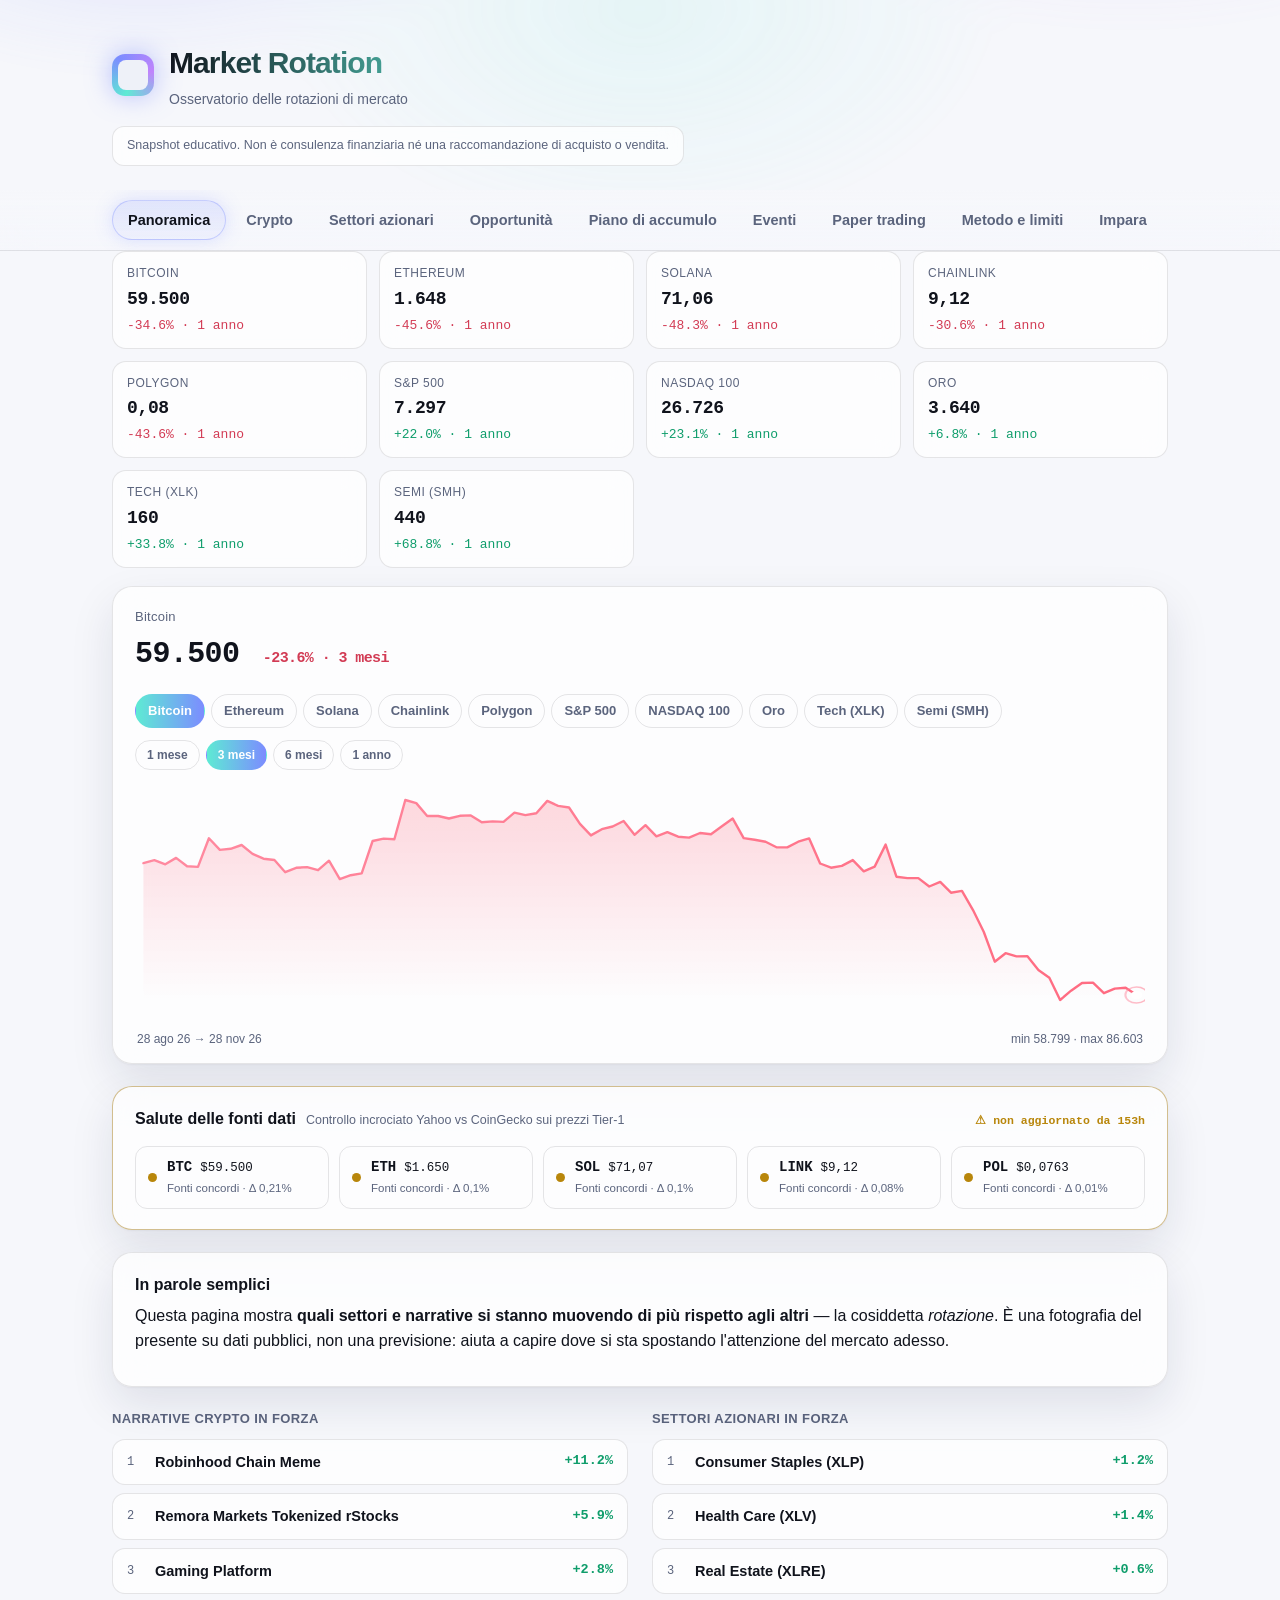
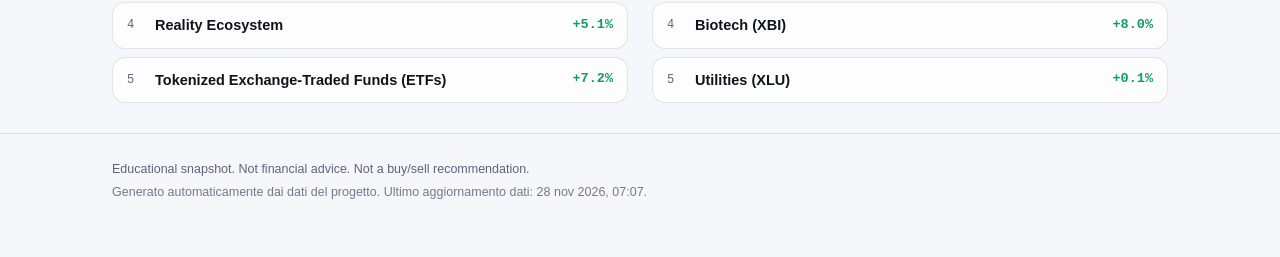
<file: public/index.html>
<!DOCTYPE html>
<html lang="it">
<head>
  <meta charset="utf-8" />
  <meta name="viewport" content="width=device-width, initial-scale=1" />
  <title>Market Rotation Dashboard</title>
  <meta name="description" content="Osservatorio educativo delle rotazioni di mercato. Non è consulenza finanziaria." />
  <meta name="color-scheme" content="dark light" />
  <link rel="stylesheet" href="styles.css" />
</head>
<body>
  <div class="aurora" aria-hidden="true"></div>

  <header class="site-header">
    <div class="container header-inner">
      <div class="brand">
        <span class="brand-mark" aria-hidden="true"></span>
        <div>
          <h1>Market Rotation</h1>
          <p class="tagline">Osservatorio delle rotazioni di mercato</p>
        </div>
      </div>
      <p class="disclaimer-bar">Snapshot educativo. Non è consulenza finanziaria né una raccomandazione di acquisto o vendita.</p>
    </div>
  </header>

  <nav class="tabs" aria-label="Sezioni">
    <div class="container tabs-inner">
      <button class="tab is-active" data-tab="overview">Panoramica</button>
      <button class="tab" data-tab="crypto">Crypto</button>
      <button class="tab" data-tab="equity">Settori azionari</button>
      <button class="tab" data-tab="opportunita">Opportunità</button>
      <button class="tab" data-tab="dca">Piano di accumulo</button>
      <button class="tab" data-tab="events">Eventi</button>
      <button class="tab" data-tab="paper">Paper trading</button>
      <button class="tab" data-tab="method">Metodo e limiti</button>
      <button class="tab" data-tab="learn">Impara</button>
    </div>
  </nav>

  <main class="container">
    <!-- PANORAMICA -->
    <section id="overview" class="panel is-active">
      <div class="ticker" id="ticker"></div>

      <div class="hero card">
        <div class="hero-head">
          <div>
            <p class="hero-label" id="hero-name">Mercato</p>
            <p class="hero-value"><span id="hero-last">—</span> <span class="hero-change" id="hero-change"></span></p>
          </div>
          <div class="chips" id="hero-chips"></div>
        </div>
        <div class="tf-row" id="hero-tf"></div>
        <div class="chart-wrap">
          <svg id="hero-chart" class="chart" viewBox="0 0 720 240" preserveAspectRatio="none" role="img" aria-label="Grafico andamento"></svg>
        </div>
        <p class="chart-foot" id="hero-foot"></p>
      </div>

      <div class="card health" id="health-card" hidden>
        <div class="health-head">
          <h3>Salute delle fonti dati</h3>
          <span class="health-sub">Controllo incrociato Yahoo vs CoinGecko sui prezzi Tier-1</span>
        </div>
        <div class="health-grid" id="health-grid"></div>
      </div>

      <div class="explainer card">
        <h3>In parole semplici</h3>
        <p>Questa pagina mostra <strong>quali settori e narrative si stanno muovendo di più rispetto agli altri</strong> — la cosiddetta <em>rotazione</em>. È una fotografia del presente su dati pubblici, non una previsione: aiuta a capire dove si sta spostando l'attenzione del mercato adesso.</p>
      </div>

      <div class="overview-grid">
        <div>
          <h3 class="mini-title">Narrative crypto in forza</h3>
          <ul class="ranklist" id="overview-crypto"></ul>
        </div>
        <div>
          <h3 class="mini-title">Settori azionari in forza</h3>
          <ul class="ranklist" id="overview-equity"></ul>
        </div>
      </div>
    </section>

    <!-- CRYPTO -->
    <section id="crypto" class="panel">
      <div class="section-head">
        <h2>Narrative crypto</h2>
        <p class="updated" id="crypto-updated"></p>
      </div>
      <p class="section-note">Le narrative più forti per <em>forza relativa</em> (movimento recente + scambi), filtrando le micro-cap come rumore. Ogni card ha due barre: <strong>forza</strong> del movimento e <strong>affidabilità del dato</strong> (un segnale forte non è per forza affidabile).</p>
      <div class="cards" id="crypto-cards"></div>
    </section>

    <!-- EQUITY -->
    <section id="equity" class="panel">
      <div class="section-head">
        <h2>Settori e temi azionari</h2>
        <p class="updated" id="equity-updated"></p>
      </div>
      <p class="section-note">I settori e i temi (via ETF) più forti per momentum a 5 giorni e ~1 mese, con l'andamento recente. Due barre per card: <strong>forza</strong> e <strong>affidabilità del dato</strong>.</p>
      <div class="cards" id="equity-cards"></div>
    </section>

    <!-- EVENTI -->
    <section id="events" class="panel">
      <div class="section-head">
        <h2>Eventi e movimenti</h2>
        <p class="updated" id="events-updated"></p>
      </div>
      <p class="section-note">Movimenti bruschi recenti — crypto e settori azionari — classificati <strong>di mercato</strong> (si muoveva tutto) o <strong>specifici</strong>, con le notizie più plausibili associate e il tipo di evento. Associazione, non causa. <em>Le news azionarie sono partite da poco: per i settori all'inizio vedrai più classificazione che notizie.</em></p>
      <div id="events-list"></div>
    </section>

    <!-- OPPORTUNITÀ + MODELLO (WP5) -->
    <section id="opportunita" class="panel">
      <div class="section-head">
        <h2>Opportunità</h2>
        <p class="updated" id="ranking-updated"></p>
      </div>
      <p class="section-note">Classifica <strong>descrittiva</strong> dei venti ETF settoriali per momentum relativo a 60 sedute contro SPY: dice chi <em>si è mosso</em> di più finora, non chi farà meglio da qui in avanti. La sezione <strong>Modello</strong>, subito sotto la tabella, spiega con i numeri perché qui non trovi colonne di probabilità.</p>
      <details class="plain-help">
        <summary>📖 In parole semplici: cosa stai guardando</summary>
        <div class="plain-help-body">
          <p><strong>Questa pagina parla di borsa americana, non di criptovalute.</strong> Le crypto del piano personale sono nella scheda «Piano di accumulo». Qui il sistema osserva 20 <strong>ETF settoriali</strong>: un ETF è un paniere che raggruppa in un colpo solo le azioni di un intero settore (energia, microchip, banche, difesa…), così si punta sul settore senza dover scegliere le singole aziende.</p>
          <p>La tabella li mette in fila rispondendo a una sola domanda: <em>negli ultimi tre mesi, quale settore si è mosso meglio e quale peggio rispetto alla borsa americana nel suo complesso?</em> Il metro di paragone è SPY, il fondo che replica le 500 maggiori aziende USA.</p>
          <p><strong>Il limite, che è la cosa più importante da capire:</strong> sapere chi ha corso finora non dice chi correrà da qui in avanti. L'abbiamo verificato sui nostri dati — la sezione «Modello» più in basso mostra i numeri — e per questo qui non trovi probabilità né promesse.</p>
          <dl class="plain-glossary">
            <dt>ETF</dt><dd>fondo quotato in borsa che replica un paniere di azioni; si scambia come una singola azione.</dd>
            <dt>SPY (benchmark)</dt><dd>l'ETF delle 500 maggiori aziende USA (indice S&amp;P 500): rappresenta «il mercato nel suo complesso» ed è il termine di confronto per tutto il resto.</dd>
            <dt>Momentum rel. 60g</dt><dd>quanto l'ETF ha reso in più o in meno rispetto a SPY nelle ultime 60 sedute (circa 3 mesi). +5% = cinque punti meglio del mercato in quel periodo.</dd>
            <dt>Seduta</dt><dd>un giorno in cui la borsa è aperta: weekend e festività non contano, quindi 60 sedute ≈ 3 mesi di calendario.</dd>
            <dt>Percentile</dt><dd>posizione relativa da 0 a 100: percentile 90 = meglio del 90% degli altri ETF della lista in quel momento.</dd>
            <dt>Vol. 60g (volatilità)</dt><dd>quanto il prezzo oscilla: alta = montagne russe, bassa = strada piana. Misura l'ampiezza degli scossoni, non la loro direzione.</dd>
            <dt>Peso</dt><dd>la fetta di portafoglio virtuale assegnata all'ETF nel ciclo corrente (solo i primi 5 in classifica ne ricevono una).</dd>
            <dt>Regime di mercato</dt><dd>il clima generale del momento, letto dai soli prezzi: mercato in salita o in discesa, con scossoni forti o deboli.</dd>
            <dt>Paper portfolio</dt><dd>portafoglio-esperimento con denaro finto: serve a misurare la regola sul campo senza rischiare un euro vero.</dd>
            <dt>Dati</dt><dd>quanti giorni fa risale l'ultimo prezzo disponibile per quell'ETF: un numero alto segnala un dato vecchio, non un problema dell'ETF.</dd>
          </dl>
        </div>
      </details>
      <div id="ranking-banners"></div>
      <div id="ranking-meta"></div>
      <div id="ranking-table"></div>
      <div id="ranking-past"></div>
      <div id="ranking-disclaimer"></div>

      <div class="section-head model-head">
        <h2>Modello</h2>
        <p class="updated" id="model-updated"></p>
      </div>
      <p class="section-note">Stato della validazione fuori campione della regola di ranking: cosa è stato misurato, cosa ha fallito e perché nessuna probabilità viene pubblicata.</p>
      <details class="plain-help">
        <summary>📖 In parole semplici: perché qui non trovi probabilità</summary>
        <div class="plain-help-body">
          <p>Abbiamo messo alla prova la regola sul passato: le abbiamo chiesto di ordinare gli ETF e poi abbiamo confrontato quell'ordine con ciò che è successo davvero nei mesi seguenti. Risultato: <strong>l'ordine di oggi non aiuta ad anticipare l'ordine di domani</strong> più di quanto farebbe un'estrazione a sorte. E quando i modelli provavano a stimare probabilità, i numeri erano fuorvianti: dove uno diceva «97% di fiducia», l'evento accadeva meno di una volta su due.</p>
          <p>Un'app onesta, davanti a questa misura, mostra la classifica come <em>descrizione del passato</em> e si ferma lì. Le tabelle qui sotto sono la documentazione tecnica di quella verifica.</p>
          <dl class="plain-glossary">
            <dt>Fuori campione (out-of-sample)</dt><dd>la regola viene giudicata su dati che non ha mai visto durante la messa a punto — come un compito in classe con esercizi nuovi, non quelli svolti a casa.</dd>
            <dt>IC (correlazione di ranking)</dt><dd>quanto l'ordine proposto somiglia all'ordine dei risultati reali: 0 = nessuna relazione, cioè come tirare a sorte.</dd>
            <dt>Brier score</dt><dd>voto alle probabilità dichiarate: più è basso meglio è. Se è peggiore di quello di chi risponde sempre «50 e 50», le probabilità non valgono nulla.</dd>
            <dt>Calibrazione</dt><dd>onestà dei numeri: se dico «70%» dieci volte, l'evento deve accadere circa 7 volte. Qui non accadeva, ed è il motivo per cui nessuna probabilità viene pubblicata.</dd>
          </dl>
        </div>
      </details>
      <div id="model-verdict"></div>
      <div id="model-training"></div>
      <div id="model-metrics"></div>
      <div id="model-reliability"></div>
      <div id="model-forward"></div>
    </section>

    <!-- PIANO DI ACCUMULO -->
    <section id="dca" class="panel">
      <div class="section-head">
        <h2>Piano di accumulo</h2>
        <p class="updated" id="dca-updated"></p>
      </div>
      <p class="section-note">La parte fissa del piano non si tocca. L'unica scelta ricorrente è su quale asset far cadere la quota piccola del mese — e la risposta serve a <strong>rispettare l'allocazione decisa</strong>, non a indovinare cosa salirà. La verifica storica qui sotto dice esattamente quanto vale.</p>
      <div id="dca-pick"></div>
      <div id="dca-evidence"></div>
      <div id="dca-candidates"></div>
      <div id="dca-caveats"></div>
    </section>

    <!-- PAPER TRADING -->
    <section id="paper" class="panel">
      <div class="section-head">
        <h2>Paper trading</h2>
        <p class="updated" id="paper-updated"></p>
      </div>
      <p class="section-note" id="paper-disclaimer"></p>
      <div id="paper-cards"></div>
      <div id="paper-replay"></div>
    </section>

    <!-- METODO -->
    <section id="method" class="panel">
      <div class="section-head"><h2>Metodo e limiti</h2></div>
      <div class="prose card">
        <h3>Cosa fa questo strumento</h3>
        <p>Osserva la <strong>forza relativa</strong> di settori, temi ed ecosistemi: chi si sta muovendo di più, ora, rispetto agli altri. È un osservatorio descrittivo, pensato per imparare e fare ricerca.</p>
        <h3>Cosa non fa</h3>
        <ul>
          <li>Non fa previsioni certe. I risultati sono <strong>snapshot</strong>, non profezie.</li>
          <li>Non dà segnali di acquisto o vendita, né prezzi obiettivo.</li>
          <li>Non va usato come unica base per decisioni di investimento.</li>
        </ul>
        <h3>Limiti da tenere a mente</h3>
        <ul>
          <li>Un movimento recente può essere <strong>rumore</strong> o temporaneo.</li>
          <li>La validazione storica è affidabile solo con dati sufficienti: su pochi casi i numeri ingannano.</li>
          <li>Le fonti dati possono avere ritardi, errori o limiti.</li>
        </ul>
        <h3>Cosa abbiamo imparato finora (onestamente)</h3>
        <p>Dalla ricerca alla base di questo progetto: <strong>non esiste un "segnale" direzionale facile</strong> a frequenza giornaliera. Inseguire ciò che è più forte non ha dato un vantaggio ripetibile. Conta molto di più il <strong>regime di mercato</strong> (fasi di calma o di stress): è lì che i rendimenti futuri cambiano davvero. Per questo il tono qui è prudente per scelta.</p>
      </div>
    </section>

    <!-- IMPARA -->
    <section id="learn" class="panel">
      <div class="section-head">
        <h2>Impara</h2>
        <p class="updated">Modulo didattico in italiano, dal principiante all'avanzato.</p>
      </div>
      <div id="education"></div>
    </section>
  </main>

  <footer class="site-footer">
    <div class="container">
      <p>Educational snapshot. Not financial advice. Not a buy/sell recommendation.</p>
      <p class="muted">Generato automaticamente dai dati del progetto. <span id="footer-updated"></span></p>
    </div>
  </footer>

  <script src="app.js"></script>
</body>
</html>
</file>
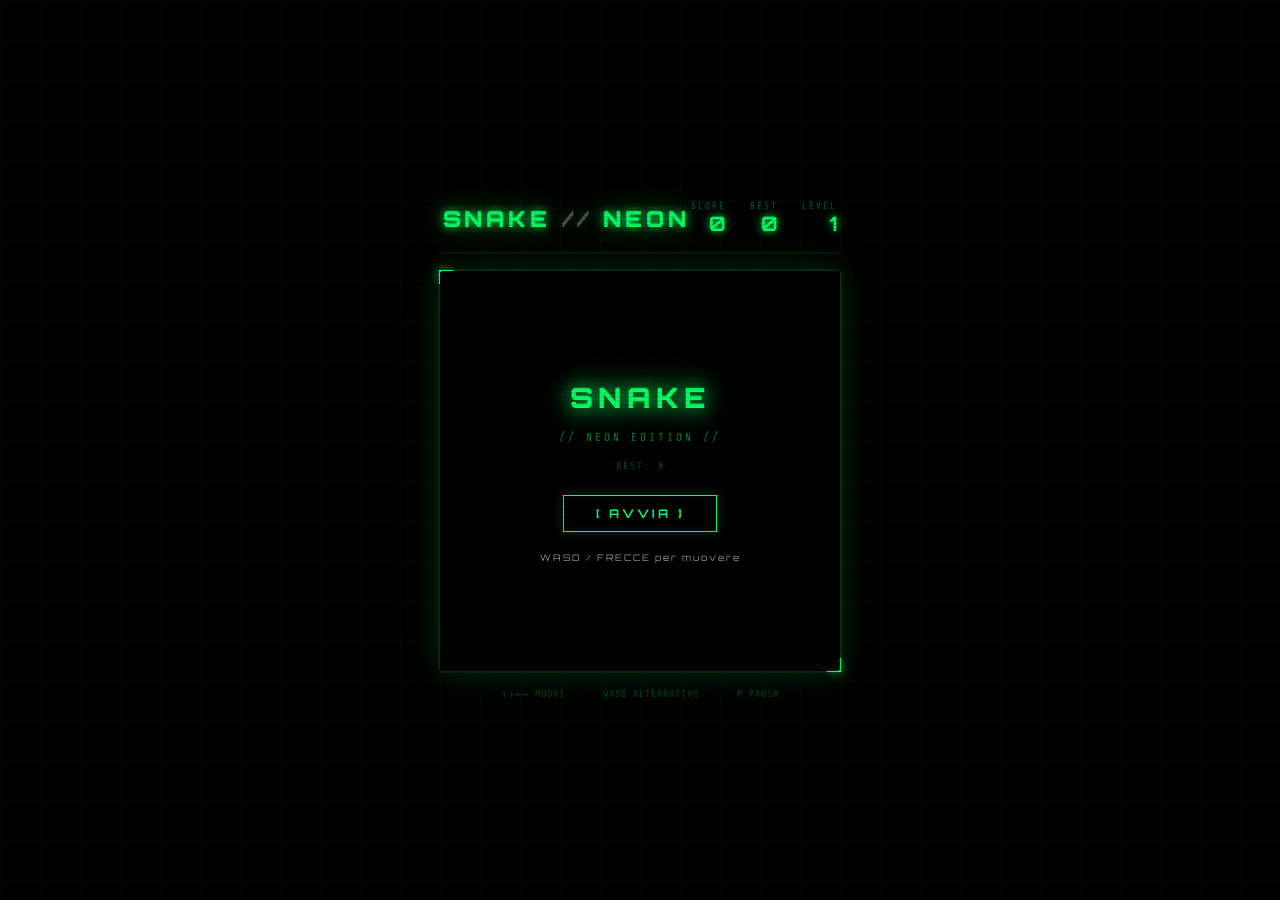
<file: snake-neon.html>
<!DOCTYPE html>
<html lang="it">
<head>
<meta charset="UTF-8">
<meta name="viewport" content="width=device-width, initial-scale=1.0">
<title>SNAKE // NEON</title>
<link href="https://fonts.googleapis.com/css2?family=Orbitron:wght@400;700;900&family=Share+Tech+Mono&display=swap" rel="stylesheet">
<style>
* { margin: 0; padding: 0; box-sizing: border-box; }

body {
  background: #000;
  display: flex;
  align-items: center;
  justify-content: center;
  min-height: 100vh;
  font-family: 'Share Tech Mono', monospace;
  overflow: hidden;
}

/* Animated bg grid */
body::before {
  content: '';
  position: fixed;
  inset: 0;
  background-image:
    linear-gradient(rgba(0,255,100,0.03) 1px, transparent 1px),
    linear-gradient(90deg, rgba(0,255,100,0.03) 1px, transparent 1px);
  background-size: 40px 40px;
  animation: gridMove 8s linear infinite;
  pointer-events: none;
}

@keyframes gridMove {
  0% { transform: translateY(0); }
  100% { transform: translateY(40px); }
}

/* Scanlines */
body::after {
  content: '';
  position: fixed;
  inset: 0;
  background: repeating-linear-gradient(
    0deg,
    transparent,
    transparent 2px,
    rgba(0,0,0,0.08) 2px,
    rgba(0,0,0,0.08) 4px
  );
  pointer-events: none;
  z-index: 10;
}

.container {
  display: flex;
  flex-direction: column;
  align-items: center;
  gap: 16px;
  position: relative;
  z-index: 5;
}

/* Header */
.header {
  display: flex;
  align-items: center;
  justify-content: space-between;
  width: 100%;
  padding: 0 4px;
}

.title {
  font-family: 'Orbitron', monospace;
  font-size: 22px;
  font-weight: 900;
  color: #00ff64;
  text-shadow: 0 0 10px #00ff64, 0 0 30px #00ff6480;
  letter-spacing: 4px;
}

.title span { color: #fff; opacity: 0.3; }

.score-panel {
  display: flex;
  gap: 24px;
}

.score-item {
  text-align: right;
}

.score-label {
  font-size: 9px;
  color: #00ff6460;
  letter-spacing: 2px;
  text-transform: uppercase;
}

.score-value {
  font-family: 'Orbitron', monospace;
  font-size: 20px;
  font-weight: 700;
  color: #00ff64;
  text-shadow: 0 0 8px #00ff64;
  transition: transform 0.1s;
}

.score-value.pop {
  animation: scorePop 0.3s ease;
}

@keyframes scorePop {
  0% { transform: scale(1); }
  50% { transform: scale(1.4); color: #fff; text-shadow: 0 0 20px #fff; }
  100% { transform: scale(1); }
}

/* Canvas wrapper */
.canvas-wrap {
  position: relative;
  border: 1px solid #00ff6430;
  box-shadow:
    0 0 0 1px #00ff6415,
    0 0 30px #00ff6420,
    0 0 60px #00ff6410,
    inset 0 0 30px #00000080;
  border-radius: 4px;
}

canvas {
  display: block;
  border-radius: 3px;
}

/* Corner decorations */
.canvas-wrap::before,
.canvas-wrap::after {
  content: '';
  position: absolute;
  width: 12px; height: 12px;
  border-color: #00ff64;
  border-style: solid;
}
.canvas-wrap::before {
  top: -1px; left: -1px;
  border-width: 2px 0 0 2px;
  box-shadow: -2px -2px 8px #00ff6460;
}
.canvas-wrap::after {
  bottom: -1px; right: -1px;
  border-width: 0 2px 2px 0;
  box-shadow: 2px 2px 8px #00ff6460;
}

/* Level bar */
.level-bar-wrap {
  width: 100%;
  height: 2px;
  background: #00ff6415;
  border-radius: 1px;
  overflow: hidden;
}

.level-bar {
  height: 100%;
  background: linear-gradient(90deg, #00ff64, #00ffcc);
  box-shadow: 0 0 8px #00ff64;
  transition: width 0.5s ease;
  width: 0%;
}

/* Controls hint */
.controls {
  display: flex;
  gap: 16px;
  font-size: 10px;
  color: #00ff6440;
  letter-spacing: 1px;
}

/* Overlay screens */
.overlay {
  position: absolute;
  inset: 0;
  display: flex;
  flex-direction: column;
  align-items: center;
  justify-content: center;
  background: rgba(0,0,0,0.88);
  border-radius: 3px;
  gap: 16px;
  backdrop-filter: blur(2px);
  z-index: 20;
}

.overlay-title {
  font-family: 'Orbitron', monospace;
  font-size: 28px;
  font-weight: 900;
  letter-spacing: 6px;
  color: #00ff64;
  text-shadow: 0 0 20px #00ff64, 0 0 40px #00ff6480;
  animation: titlePulse 2s ease infinite;
}

@keyframes titlePulse {
  0%, 100% { opacity: 1; }
  50% { opacity: 0.7; }
}

.overlay-subtitle {
  font-size: 11px;
  color: #00ff6480;
  letter-spacing: 3px;
  text-transform: uppercase;
}

.overlay-score {
  font-family: 'Orbitron', monospace;
  font-size: 14px;
  color: #fff;
  letter-spacing: 2px;
  opacity: 0.6;
}

.start-btn {
  margin-top: 8px;
  padding: 10px 32px;
  background: transparent;
  border: 1px solid #00ff64;
  color: #00ff64;
  font-family: 'Orbitron', monospace;
  font-size: 12px;
  font-weight: 700;
  letter-spacing: 3px;
  cursor: pointer;
  transition: all 0.2s;
  text-transform: uppercase;
  box-shadow: 0 0 12px #00ff6430, inset 0 0 12px #00ff6410;
}

.start-btn:hover {
  background: #00ff6420;
  box-shadow: 0 0 20px #00ff6460, inset 0 0 20px #00ff6420;
  transform: scale(1.03);
}

.highscore-line {
  font-size: 10px;
  color: #00ff6450;
  letter-spacing: 2px;
}

/* Particle canvas */
#particle-canvas {
  position: absolute;
  inset: 0;
  pointer-events: none;
  z-index: 15;
  border-radius: 3px;
}

/* Mobile controls */
.mobile-controls {
  display: none;
  grid-template-columns: repeat(3, 48px);
  grid-template-rows: repeat(2, 48px);
  gap: 4px;
  margin-top: 4px;
}

.mob-btn {
  background: #00ff6410;
  border: 1px solid #00ff6430;
  color: #00ff64;
  font-size: 18px;
  border-radius: 6px;
  cursor: pointer;
  display: flex;
  align-items: center;
  justify-content: center;
  transition: all 0.1s;
  -webkit-tap-highlight-color: transparent;
  user-select: none;
}

.mob-btn:active { background: #00ff6430; transform: scale(0.95); }
.mob-up { grid-column: 2; grid-row: 1; }
.mob-left { grid-column: 1; grid-row: 2; }
.mob-down { grid-column: 2; grid-row: 2; }
.mob-right { grid-column: 3; grid-row: 2; }

@media (max-width: 600px) {
  .mobile-controls { display: grid; }
  .controls { display: none; }
  .title { font-size: 16px; }
}
</style>
</head>
<body>

<div class="container">
  <div class="header">
    <div class="title">SNAKE <span>//</span> NEON</div>
    <div class="score-panel">
      <div class="score-item">
        <div class="score-label">Score</div>
        <div class="score-value" id="score-display">0</div>
      </div>
      <div class="score-item">
        <div class="score-label">Best</div>
        <div class="score-value" id="best-display">0</div>
      </div>
      <div class="score-item">
        <div class="score-label">Level</div>
        <div class="score-value" id="level-display">1</div>
      </div>
    </div>
  </div>

  <div class="level-bar-wrap">
    <div class="level-bar" id="level-bar"></div>
  </div>

  <div class="canvas-wrap">
    <canvas id="game" width="400" height="400"></canvas>
    <canvas id="particle-canvas" width="400" height="400"></canvas>

    <!-- Start screen -->
    <div class="overlay" id="overlay-start">
      <div class="overlay-title">SNAKE</div>
      <div class="overlay-subtitle">// Neon Edition //</div>
      <div class="highscore-line" id="hs-line">BEST: 0</div>
      <button class="start-btn" onclick="startGame()">[ AVVIA ]</button>
      <div class="overlay-score" style="font-size:9px; margin-top:4px;">WASD / FRECCE per muovere</div>
    </div>

    <!-- Game over screen -->
    <div class="overlay" id="overlay-gameover" style="display:none">
      <div class="overlay-title" style="color:#ff3060; text-shadow: 0 0 20px #ff3060;">GAME OVER</div>
      <div class="overlay-score" id="final-score">PUNTEGGIO: 0</div>
      <div class="highscore-line" id="go-hs">BEST: 0</div>
      <button class="start-btn" style="border-color:#ff3060; color:#ff3060; box-shadow: 0 0 12px #ff306030;" onclick="startGame()">[ RIPROVA ]</button>
    </div>
  </div>

  <div class="controls">
    <span>↑↓←→ MUOVI</span>
    <span>·</span>
    <span>WASD ALTERNATIVO</span>
    <span>·</span>
    <span>P PAUSA</span>
  </div>

  <div class="mobile-controls">
    <button class="mob-btn mob-up" ontouchstart="setDir(0,-1)">↑</button>
    <button class="mob-btn mob-left" ontouchstart="setDir(-1,0)">←</button>
    <button class="mob-btn mob-down" ontouchstart="setDir(0,1)">↓</button>
    <button class="mob-btn mob-right" ontouchstart="setDir(1,0)">→</button>
  </div>
</div>

<script>
const canvas = document.getElementById('game');
const ctx = canvas.getContext('2d');
const pCanvas = document.getElementById('particle-canvas');
const pCtx = pCanvas.getContext('2d');

const CELL = 20;
const COLS = canvas.width / CELL;
const ROWS = canvas.height / CELL;

// Colors
const C = {
  bg: '#00050a',
  grid: 'rgba(0,255,100,0.04)',
  snake: '#00ff64',
  snakeGlow: '#00ff64',
  snakeDark: '#00cc50',
  head: '#ffffff',
  food: '#ff6030',
  foodGlow: '#ff8040',
  bonus: '#ffcc00',
};

let snake, dir, nextDir, food, bonusFood;
let score, best, level, lives;
let gameLoop, paused, running;
let particles = [];
let frameCount = 0;
let foodPulse = 0;

// Load best
best = parseInt(localStorage.getItem('snake_best') || '0');
document.getElementById('best-display').textContent = best;
document.getElementById('hs-line').textContent = 'BEST: ' + best;
document.getElementById('go-hs').textContent = 'BEST: ' + best;

function startGame() {
  document.getElementById('overlay-start').style.display = 'none';
  document.getElementById('overlay-gameover').style.display = 'none';

  snake = [
    { x: 10, y: 10 },
    { x: 9, y: 10 },
    { x: 8, y: 10 },
  ];
  dir = { x: 1, y: 0 };
  nextDir = { x: 1, y: 0 };
  score = 0;
  level = 1;
  paused = false;
  running = true;
  particles = [];
  bonusFood = null;
  frameCount = 0;

  updateScore(0);
  spawnFood();

  clearInterval(gameLoop);
  gameLoop = setInterval(tick, getSpeed());
}

function getSpeed() {
  return Math.max(60, 160 - (level - 1) * 12);
}

function tick() {
  if (paused || !running) return;
  frameCount++;
  foodPulse = (foodPulse + 0.12) % (Math.PI * 2);

  dir = nextDir;

  const head = {
    x: (snake[0].x + dir.x + COLS) % COLS,
    y: (snake[0].y + dir.y + ROWS) % ROWS
  };

  // Self collision
  if (snake.some(s => s.x === head.x && s.y === head.y)) {
    gameOver();
    return;
  }

  snake.unshift(head);

  // Eat food
  let ate = false;
  if (head.x === food.x && head.y === food.y) {
    ate = true;
    spawnParticles(food.x * CELL + CELL/2, food.y * CELL + CELL/2, C.food, 18);
    updateScore(score + 10 * level);
    spawnFood();

    // Bonus food every 5 foods
    if (score > 0 && score % 50 === 0) spawnBonusFood();

    // Level up every 5 eats
    const newLevel = Math.floor(score / 50) + 1;
    if (newLevel > level) {
      level = newLevel;
      document.getElementById('level-display').textContent = level;
      clearInterval(gameLoop);
      gameLoop = setInterval(tick, getSpeed());
      spawnParticles(canvas.width/2, canvas.height/2, '#ffcc00', 30);
    }
  }

  // Eat bonus
  if (bonusFood && head.x === bonusFood.x && head.y === bonusFood.y) {
    ate = true;
    spawnParticles(bonusFood.x * CELL + CELL/2, bonusFood.y * CELL + CELL/2, C.bonus, 25);
    updateScore(score + 50 * level);
    bonusFood = null;
  }

  if (!ate) snake.pop();

  // Update level bar
  const progress = (score % 50) / 50 * 100;
  document.getElementById('level-bar').style.width = progress + '%';

  draw();
  updateParticles();
}

function spawnFood() {
  do {
    food = { x: Math.floor(Math.random() * COLS), y: Math.floor(Math.random() * ROWS) };
  } while (snake.some(s => s.x === food.x && s.y === food.y));
}

function spawnBonusFood() {
  do {
    bonusFood = { x: Math.floor(Math.random() * COLS), y: Math.floor(Math.random() * ROWS), timer: 120 };
  } while (snake.some(s => s.x === bonusFood.x && s.y === bonusFood.y) || (bonusFood.x === food.x && bonusFood.y === food.y));
}

function updateScore(val) {
  score = val;
  const el = document.getElementById('score-display');
  el.textContent = score;
  el.classList.remove('pop');
  void el.offsetWidth;
  el.classList.add('pop');

  if (score > best) {
    best = score;
    localStorage.setItem('snake_best', best);
    document.getElementById('best-display').textContent = best;
  }
}

function gameOver() {
  running = false;
  clearInterval(gameLoop);

  // Explode snake
  snake.forEach(seg => {
    spawnParticles(seg.x * CELL + CELL/2, seg.y * CELL + CELL/2, C.snake, 4);
  });

  setTimeout(() => {
    document.getElementById('overlay-gameover').style.display = 'flex';
    document.getElementById('final-score').textContent = 'PUNTEGGIO: ' + score;
    document.getElementById('go-hs').textContent = 'BEST: ' + best;
    document.getElementById('hs-line').textContent = 'BEST: ' + best;
  }, 600);
}

// ── DRAWING ──
function draw() {
  // Clear
  ctx.fillStyle = C.bg;
  ctx.fillRect(0, 0, canvas.width, canvas.height);

  // Grid
  ctx.strokeStyle = C.grid;
  ctx.lineWidth = 0.5;
  for (let x = 0; x <= COLS; x++) {
    ctx.beginPath();
    ctx.moveTo(x * CELL, 0);
    ctx.lineTo(x * CELL, canvas.height);
    ctx.stroke();
  }
  for (let y = 0; y <= ROWS; y++) {
    ctx.beginPath();
    ctx.moveTo(0, y * CELL);
    ctx.lineTo(canvas.width, y * CELL);
    ctx.stroke();
  }

  // Food
  drawFood();

  // Bonus food
  if (bonusFood) {
    bonusFood.timer--;
    if (bonusFood.timer <= 0) { bonusFood = null; }
    else drawBonus();
  }

  // Snake
  drawSnake();
}

function drawFood() {
  const x = food.x * CELL + CELL/2;
  const y = food.y * CELL + CELL/2;
  const pulse = Math.sin(foodPulse) * 0.3 + 0.7;
  const r = (CELL/2 - 3) * pulse;

  // Outer glow
  const grd = ctx.createRadialGradient(x, y, 0, x, y, r * 2.5);
  grd.addColorStop(0, 'rgba(255,96,48,0.4)');
  grd.addColorStop(1, 'rgba(255,96,48,0)');
  ctx.fillStyle = grd;
  ctx.beginPath();
  ctx.arc(x, y, r * 2.5, 0, Math.PI * 2);
  ctx.fill();

  // Core
  ctx.shadowBlur = 15;
  ctx.shadowColor = C.foodGlow;
  ctx.fillStyle = C.food;
  ctx.beginPath();
  ctx.arc(x, y, r, 0, Math.PI * 2);
  ctx.fill();

  // Shine
  ctx.shadowBlur = 0;
  ctx.fillStyle = 'rgba(255,255,255,0.6)';
  ctx.beginPath();
  ctx.arc(x - r*0.25, y - r*0.25, r*0.3, 0, Math.PI * 2);
  ctx.fill();
}

function drawBonus() {
  if (!bonusFood) return;
  const x = bonusFood.x * CELL + CELL/2;
  const y = bonusFood.y * CELL + CELL/2;
  const blink = bonusFood.timer < 40 ? Math.sin(frameCount * 0.5) > 0 : true;
  if (!blink) return;

  const pulse = Math.sin(foodPulse * 2) * 0.2 + 0.8;
  const r = (CELL/2 - 2) * pulse;

  ctx.shadowBlur = 20;
  ctx.shadowColor = C.bonus;
  ctx.fillStyle = C.bonus;
  ctx.beginPath();
  // Star shape
  for (let i = 0; i < 5; i++) {
    const angle = (i * 4 * Math.PI / 5) - Math.PI/2;
    const angle2 = ((i * 4 + 2) * Math.PI / 5) - Math.PI/2;
    if (i === 0) ctx.moveTo(x + r * Math.cos(angle), y + r * Math.sin(angle));
    else ctx.lineTo(x + r * Math.cos(angle), y + r * Math.sin(angle));
    ctx.lineTo(x + r*0.4 * Math.cos(angle2), y + r*0.4 * Math.sin(angle2));
  }
  ctx.closePath();
  ctx.fill();
  ctx.shadowBlur = 0;
}

function drawSnake() {
  snake.forEach((seg, i) => {
    const isHead = i === 0;
    const x = seg.x * CELL;
    const y = seg.y * CELL;
    const pad = isHead ? 1 : 2;
    const r = isHead ? 5 : 4;

    // Glow for head and first few segments
    if (i < 6) {
      ctx.shadowBlur = isHead ? 20 : 10 - i;
      ctx.shadowColor = C.snakeGlow;
    } else {
      ctx.shadowBlur = 0;
    }

    // Segment color gradient along body
    const alpha = Math.max(0.3, 1 - (i / snake.length) * 0.7);
    ctx.fillStyle = isHead ? '#ffffff' : `rgba(0, ${Math.floor(200 + 55 * alpha)}, ${Math.floor(80 * alpha)}, ${alpha})`;

    roundRect(ctx, x + pad, y + pad, CELL - pad*2, CELL - pad*2, r);
    ctx.fill();

    // Eyes on head
    if (isHead) {
      ctx.shadowBlur = 0;
      ctx.fillStyle = '#000';
      const ex = dir.x === 0 ? [4, 12] : (dir.x > 0 ? [12, 12] : [4, 4]);
      const ey = dir.y === 0 ? [5, 5] : (dir.y > 0 ? [12, 12] : [4, 4]);
      const ew = dir.x === 0 ? [3, 3] : [3, 3];
      const eh = dir.y === 0 ? [4, 4] : [3, 3];

      if (dir.x !== 0) {
        ctx.fillRect(x + ex[0] - 1, y + 5, 3, 4);
        ctx.fillRect(x + ex[0] - 1, y + 11, 3, 4);
        ctx.fillStyle = '#00ff64';
        ctx.fillRect(x + ex[0], y + 6, 2, 2);
        ctx.fillRect(x + ex[0], y + 12, 2, 2);
      } else {
        ctx.fillRect(x + 5, y + ey[0] - 1, 4, 3);
        ctx.fillRect(x + 11, y + ey[0] - 1, 4, 3);
        ctx.fillStyle = '#00ff64';
        ctx.fillRect(x + 6, y + ey[0], 2, 2);
        ctx.fillRect(x + 12, y + ey[0], 2, 2);
      }
    }
  });
  ctx.shadowBlur = 0;
}

function roundRect(ctx, x, y, w, h, r) {
  ctx.beginPath();
  ctx.moveTo(x + r, y);
  ctx.lineTo(x + w - r, y);
  ctx.quadraticCurveTo(x + w, y, x + w, y + r);
  ctx.lineTo(x + w, y + h - r);
  ctx.quadraticCurveTo(x + w, y + h, x + w - r, y + h);
  ctx.lineTo(x + r, y + h);
  ctx.quadraticCurveTo(x, y + h, x, y + h - r);
  ctx.lineTo(x, y + r);
  ctx.quadraticCurveTo(x, y, x + r, y);
  ctx.closePath();
}

// ── PARTICLES ──
function spawnParticles(x, y, color, count) {
  for (let i = 0; i < count; i++) {
    const angle = Math.random() * Math.PI * 2;
    const speed = Math.random() * 4 + 1;
    particles.push({
      x, y,
      vx: Math.cos(angle) * speed,
      vy: Math.sin(angle) * speed,
      life: 1,
      decay: Math.random() * 0.04 + 0.02,
      size: Math.random() * 4 + 1,
      color
    });
  }
}

function updateParticles() {
  pCtx.clearRect(0, 0, pCanvas.width, pCanvas.height);
  particles = particles.filter(p => p.life > 0);
  particles.forEach(p => {
    p.x += p.vx;
    p.y += p.vy;
    p.vy += 0.1; // gravity
    p.vx *= 0.97;
    p.life -= p.decay;

    pCtx.globalAlpha = Math.max(0, p.life);
    pCtx.shadowBlur = 6;
    pCtx.shadowColor = p.color;
    pCtx.fillStyle = p.color;
    pCtx.beginPath();
    pCtx.arc(p.x, p.y, p.size * p.life, 0, Math.PI * 2);
    pCtx.fill();
  });
  pCtx.globalAlpha = 1;
  pCtx.shadowBlur = 0;
}

// ── CONTROLS ──
function setDir(x, y) {
  if (!running) return;
  if (x === 1 && dir.x === -1) return;
  if (x === -1 && dir.x === 1) return;
  if (y === 1 && dir.y === -1) return;
  if (y === -1 && dir.y === 1) return;
  nextDir = { x, y };
}

document.addEventListener('keydown', e => {
  const keys = {
    ArrowUp: [0,-1], ArrowDown: [0,1], ArrowLeft: [-1,0], ArrowRight: [1,0],
    w: [0,-1], s: [0,1], a: [-1,0], d: [1,0],
    W: [0,-1], S: [0,1], A: [-1,0], D: [1,0]
  };
  if (e.key === 'p' || e.key === 'P') {
    paused = !paused;
    return;
  }
  if (keys[e.key]) {
    e.preventDefault();
    const [x, y] = keys[e.key];
    setDir(x, y);
  }
});

// Initial draw
ctx.fillStyle = C.bg;
ctx.fillRect(0, 0, canvas.width, canvas.height);
</script>
</body>
</html>
</file>
<file: public/styles.css>
:root {
  --bg: #06070d;
  --bg-2: #0a0c16;
  --panel: rgba(20, 24, 38, 0.55);
  --panel-solid: #11141f;
  --text: #eef1f8;
  --text-soft: #9aa3bd;
  --hairline: rgba(255, 255, 255, 0.08);
  --accent: #5eead4;          /* teal */
  --accent-2: #7c8cff;        /* indigo */
  --accent-3: #c084fc;        /* violet */
  --glow: 0 0 0 1px rgba(124, 140, 255, 0.10), 0 18px 50px rgba(0, 0, 0, 0.55);
  --radius: 20px;
  --pos: #34e0a1;
  --neg: #ff6b81;
  --warm: #ffd166;
  --neutral: #9aa3bd;
  --mono: ui-monospace, "SF Mono", SFMono-Regular, Menlo, monospace;
  --font: -apple-system, BlinkMacSystemFont, "SF Pro Display", "Segoe UI", Roboto, Helvetica, Arial, sans-serif;
  --max: 1100px;
}

@media (prefers-color-scheme: light) {
  :root {
    --bg: #f6f7fb; --bg-2: #eef1f8;
    --panel: rgba(255, 255, 255, 0.72); --panel-solid: #ffffff;
    --text: #10131c; --text-soft: #5b647d;
    --hairline: rgba(10, 13, 25, 0.10);
    --glow: 0 1px 2px rgba(0,0,0,0.04), 0 18px 44px rgba(20, 30, 70, 0.10);
    --pos: #0f9d6b; --neg: #d23b54; --warm: #b8860b; --neutral: #5b647d;
  }
}

* { box-sizing: border-box; }
html { -webkit-text-size-adjust: 100%; scroll-behavior: smooth; }

body {
  margin: 0;
  font-family: var(--font);
  background: var(--bg);
  color: var(--text);
  line-height: 1.55;
  -webkit-font-smoothing: antialiased;
  overflow-x: hidden;
}

/* Ambient aurora background */
.aurora {
  position: fixed; inset: -20% -10% auto -10%; height: 70vh; z-index: -1; pointer-events: none;
  background:
    radial-gradient(40% 50% at 18% 10%, rgba(124, 140, 255, 0.22), transparent 60%),
    radial-gradient(45% 55% at 82% 0%, rgba(192, 132, 252, 0.18), transparent 60%),
    radial-gradient(40% 60% at 50% 30%, rgba(94, 234, 212, 0.12), transparent 60%);
  filter: blur(20px); opacity: 0.9;
}

.container { width: 100%; max-width: var(--max); margin: 0 auto; padding: 0 22px; }

/* Header */
.site-header { padding: 40px 0 16px; }
.header-inner { display: flex; flex-direction: column; gap: 16px; }
.brand { display: flex; align-items: center; gap: 15px; }
.brand-mark {
  width: 42px; height: 42px; border-radius: 13px; flex: 0 0 auto;
  background: conic-gradient(from 200deg, var(--accent), var(--accent-2), var(--accent-3), var(--accent));
  box-shadow: 0 0 24px rgba(124, 140, 255, 0.5); position: relative;
}
.brand-mark::after {
  content: ""; position: absolute; inset: 6px; border-radius: 8px;
  background: var(--bg-2);
}
.site-header h1 {
  margin: 0; font-size: 30px; font-weight: 700; letter-spacing: -0.03em;
  background: linear-gradient(90deg, var(--text), var(--accent) 140%);
  -webkit-background-clip: text; background-clip: text; -webkit-text-fill-color: transparent;
}
.tagline { margin: 2px 0 0; color: var(--text-soft); font-size: 14px; }
.disclaimer-bar {
  margin: 0; font-size: 12.5px; color: var(--text-soft);
  border: 1px solid var(--hairline); background: var(--panel);
  backdrop-filter: blur(12px); -webkit-backdrop-filter: blur(12px);
  padding: 9px 14px; border-radius: 12px; max-width: max-content;
}

/* Tabs */
.tabs {
  position: sticky; top: 0; z-index: 20; margin-top: 8px;
  background: linear-gradient(var(--bg), color-mix(in srgb, var(--bg) 60%, transparent));
  backdrop-filter: saturate(160%) blur(16px); -webkit-backdrop-filter: saturate(160%) blur(16px);
  border-bottom: 1px solid var(--hairline);
}
.tabs-inner { display: flex; gap: 4px; overflow-x: auto; padding: 10px 22px; scrollbar-width: none; }
.tabs-inner::-webkit-scrollbar { display: none; }
.tab {
  border: 1px solid transparent; background: transparent; color: var(--text-soft);
  font: inherit; font-size: 14.5px; font-weight: 600;
  padding: 8px 15px; border-radius: 999px; cursor: pointer; white-space: nowrap;
  transition: all 0.18s ease;
}
.tab:hover { color: var(--text); }
.tab.is-active {
  color: var(--text);
  background: linear-gradient(180deg, rgba(124,140,255,0.18), rgba(124,140,255,0.06));
  border-color: rgba(124, 140, 255, 0.35);
  box-shadow: 0 0 18px rgba(124, 140, 255, 0.25);
}

main { padding: 26px 0 60px; }
.panel { display: none; }
.panel.is-active { display: block; animation: rise 0.35s cubic-bezier(.2,.7,.2,1); }
@keyframes rise { from { opacity: 0; transform: translateY(10px); } to { opacity: 1; transform: none; } }

/* Glass card */
.card {
  background: var(--panel); border: 1px solid var(--hairline); border-radius: var(--radius);
  box-shadow: var(--glow); backdrop-filter: blur(16px); -webkit-backdrop-filter: blur(16px);
  padding: 20px 22px;
}

/* Ticker strip */
.ticker { display: grid; grid-template-columns: repeat(4, 1fr); gap: 12px; margin-bottom: 18px; }
.tk {
  border: 1px solid var(--hairline); border-radius: 14px; padding: 12px 14px;
  background: var(--panel); backdrop-filter: blur(12px); -webkit-backdrop-filter: blur(12px);
}
.tk .sym { font-size: 12px; color: var(--text-soft); letter-spacing: 0.04em; text-transform: uppercase; }
.tk .val { font-family: var(--mono); font-size: 18px; font-weight: 600; margin-top: 3px; letter-spacing: -0.02em; }
.tk .chg { font-family: var(--mono); font-size: 13px; margin-top: 2px; }
.pos { color: var(--pos); }
.neg { color: var(--neg); }

/* Data health */
.health { margin-bottom: 22px; }
.health-head { display: flex; align-items: baseline; gap: 10px; flex-wrap: wrap; margin-bottom: 14px; }
.health-head h3 { margin: 0; font-size: 16px; font-weight: 700; }
.health-sub { color: var(--text-soft); font-size: 12.5px; }
.health-fresh { margin-left: auto; font-family: var(--mono); font-size: 11.5px; color: var(--text-soft); }
.health-fresh.stale { color: var(--warm); font-weight: 600; }
.health-grid { display: grid; grid-template-columns: repeat(auto-fill, minmax(170px, 1fr)); gap: 10px; }
.health-item { display: flex; align-items: center; gap: 10px; padding: 10px 12px; border: 1px solid var(--hairline); border-radius: 12px; cursor: help; }
.health-txt { display: flex; flex-direction: column; gap: 2px; min-width: 0; }
.health-top { display: flex; align-items: baseline; gap: 8px; }
.health-dot { width: 9px; height: 9px; border-radius: 50%; flex: 0 0 auto; }
.health-dot.h-match { background: var(--pos); box-shadow: 0 0 8px var(--pos); }
.health-dot.h-mismatch { background: var(--neg); box-shadow: 0 0 8px var(--neg); }
.health-dot.h-single_source { background: var(--neutral); }
.health-dot.h-stale { background: var(--warm); box-shadow: none; }
.health.is-stale { border-color: color-mix(in srgb, var(--warm) 40%, var(--hairline)); }
.health-sym { font-family: var(--mono); font-weight: 650; font-size: 14px; }
.health-price { font-family: var(--mono); font-size: 12.5px; color: var(--text); }
.health-meta { color: var(--text-soft); font-size: 11.5px; }

/* Hero chart */
.hero { margin-bottom: 22px; padding-bottom: 14px; }
.hero-head { display: flex; align-items: flex-start; justify-content: space-between; gap: 16px; flex-wrap: wrap; }
.hero-label { margin: 0; color: var(--text-soft); font-size: 13px; letter-spacing: 0.02em; }
.hero-value { margin: 4px 0 0; font-family: var(--mono); font-size: 30px; font-weight: 700; letter-spacing: -0.02em; }
.hero-change { font-size: 15px; font-weight: 600; margin-left: 6px; }
.chips { display: flex; gap: 6px; flex-wrap: wrap; }
.chip {
  border: 1px solid var(--hairline); background: transparent; color: var(--text-soft);
  font: inherit; font-size: 13px; font-weight: 600; padding: 6px 12px; border-radius: 999px; cursor: pointer;
  transition: all 0.15s ease;
}
.chip:hover { color: var(--text); border-color: rgba(124,140,255,0.4); }
.chip.is-active {
  color: #06070d; background: linear-gradient(90deg, var(--accent), var(--accent-2));
  border-color: transparent;
}
@media (prefers-color-scheme: light) { .chip.is-active { color: #fff; } }
.tf-row { display: flex; gap: 6px; margin-top: 12px; flex-wrap: wrap; }
.tf-row .chip.tf { font-size: 12px; padding: 5px 11px; }
.chart-wrap { margin-top: 14px; }
.chart { width: 100%; height: 240px; display: block; }
.chart-foot { margin: 6px 2px 0; color: var(--text-soft); font-size: 12px; display: flex; justify-content: space-between; }

/* Section heads */
.section-head { display: flex; align-items: baseline; justify-content: space-between; gap: 14px; flex-wrap: wrap; margin-bottom: 14px; }
.section-head h2 { font-size: 23px; font-weight: 700; letter-spacing: -0.02em; margin: 0; }
.updated { color: var(--text-soft); font-size: 13px; margin: 0; }
.section-note { color: var(--text-soft); font-size: 14.5px; margin: -4px 0 20px; }

/* Cards grid */
.cards { display: grid; grid-template-columns: repeat(auto-fill, minmax(280px, 1fr)); gap: 16px; }
.rotation-card {
  position: relative; overflow: hidden;
  background: var(--panel); border: 1px solid var(--hairline); border-radius: var(--radius);
  box-shadow: var(--glow); backdrop-filter: blur(14px); -webkit-backdrop-filter: blur(14px);
  padding: 18px 20px; display: flex; flex-direction: column; gap: 13px;
  transition: transform 0.2s ease, border-color 0.2s ease;
}
.rotation-card:hover { transform: translateY(-3px); border-color: rgba(124,140,255,0.32); }
.rotation-card .row1 { display: flex; align-items: flex-start; justify-content: space-between; gap: 12px; }
.rotation-card .rank { color: var(--text-soft); font-family: var(--mono); font-size: 12px; }
.rotation-card .name { font-size: 16.5px; font-weight: 650; letter-spacing: -0.01em; margin: 2px 0 0; }
.rotation-card .ticker { color: var(--text-soft); font-family: var(--mono); font-size: 12px; }
.rotation-card .metrics { display: flex; flex-wrap: wrap; gap: 18px; }
.metric { display: flex; flex-direction: column; }
.metric .label { font-size: 11.5px; color: var(--text-soft); }
.metric .value { font-family: var(--mono); font-size: 16px; font-weight: 650; }
.metric .value.pos { color: var(--pos); }
.metric .value.neg { color: var(--neg); }
.leader { color: var(--text-soft); font-size: 12.5px; }
.leader strong { color: var(--text); }
.spark { width: 100%; height: 44px; display: block; }

/* Status pill */
.status { font-size: 11.5px; font-weight: 700; padding: 4px 10px; border-radius: 999px; white-space: nowrap; letter-spacing: 0.01em; }
.status.hot { color: var(--pos); background: rgba(52, 224, 161, 0.14); box-shadow: inset 0 0 0 1px rgba(52,224,161,0.3); }
.status.warm { color: var(--warm); background: rgba(255, 209, 102, 0.14); box-shadow: inset 0 0 0 1px rgba(255,209,102,0.3); }
.status.neutral { color: var(--neutral); background: rgba(154, 163, 189, 0.14); box-shadow: inset 0 0 0 1px rgba(154,163,189,0.25); }
.status.weak, .status.risk { color: var(--neg); background: rgba(255, 107, 129, 0.14); box-shadow: inset 0 0 0 1px rgba(255,107,129,0.3); }

/* Strength bar */
.strength { display: flex; align-items: center; gap: 9px; }
.strength .track { flex: 1; height: 6px; border-radius: 3px; background: rgba(154,163,189,0.16); overflow: hidden; }
.strength .fill { height: 100%; border-radius: 3px; background: linear-gradient(90deg, var(--accent), var(--accent-2)); box-shadow: 0 0 12px rgba(124,140,255,0.5); }
.strength .pct { font-family: var(--mono); font-size: 11.5px; color: var(--text-soft); }
.confidence .fill { background: linear-gradient(90deg, #34e0a1, #5eead4); box-shadow: none; }
.confidence .fill.conf-suspicious { background: linear-gradient(90deg, #ffd166, #f0a93b); }
.confidence .fill.conf-low, .confidence .fill.conf-stale { background: linear-gradient(90deg, #ff8aa0, #ff6b81); }
.confidence { cursor: help; }

/* Overview ranklists */
.overview-grid { display: grid; grid-template-columns: 1fr 1fr; gap: 24px; }
.mini-title { font-size: 13px; font-weight: 700; color: var(--text-soft); letter-spacing: 0.03em; text-transform: uppercase; margin: 0 0 10px; }
.ranklist { list-style: none; margin: 0; padding: 0; display: flex; flex-direction: column; gap: 8px; }
.ranklist li {
  display: flex; align-items: center; gap: 12px; padding: 11px 14px; border-radius: 13px;
  background: var(--panel); border: 1px solid var(--hairline);
  backdrop-filter: blur(10px); -webkit-backdrop-filter: blur(10px);
}
.ranklist .ri-rank { color: var(--text-soft); font-family: var(--mono); font-size: 12px; width: 16px; }
.ranklist .ri-name { flex: 1; font-weight: 600; font-size: 14.5px; }
.ranklist .ri-change { font-family: var(--mono); font-weight: 650; font-size: 13.5px; }

/* Prose + education */
.explainer { margin-bottom: 22px; }
.explainer h3 { margin: 0 0 6px; font-size: 16px; font-weight: 700; }
.explainer p, .prose p { margin: 0 0 12px; }
.prose { line-height: 1.65; }
.prose h3 { font-size: 17px; font-weight: 700; margin: 22px 0 8px; }
.prose h3:first-child { margin-top: 0; }
.prose ul { margin: 0 0 12px; padding-left: 20px; }
.prose li { margin: 4px 0; }

.edu-level { margin-bottom: 22px; }
.edu-level-head { display: flex; align-items: baseline; gap: 10px; margin: 0 0 12px; }
.edu-badge { font-family: var(--mono); font-size: 12px; font-weight: 700; color: #06070d; background: linear-gradient(90deg, var(--accent), var(--accent-2)); padding: 3px 9px; border-radius: 8px; }
.edu-level-head h3 { font-size: 18px; font-weight: 700; margin: 0; }
.edu-level-head .sub { color: var(--text-soft); font-size: 13px; }
.edu-empty { color: var(--text-soft); font-size: 13.5px; }

details.chapter {
  background: var(--panel); border: 1px solid var(--hairline); border-radius: 14px;
  box-shadow: var(--glow); margin-bottom: 10px; overflow: hidden;
  backdrop-filter: blur(12px); -webkit-backdrop-filter: blur(12px);
}
details.chapter > summary { cursor: pointer; list-style: none; padding: 15px 20px; font-weight: 650; font-size: 15.5px; display: flex; align-items: center; gap: 12px; }
details.chapter > summary::-webkit-details-marker { display: none; }
details.chapter > summary::before { content: ""; width: 7px; height: 7px; border-right: 2px solid var(--accent); border-bottom: 2px solid var(--accent); transform: rotate(-45deg); transition: transform 0.2s ease; }
details.chapter[open] > summary::before { transform: rotate(45deg); }
.chapter-body { padding: 4px 22px 22px; border-top: 1px solid var(--hairline); }
.chapter-body h1 { font-size: 21px; font-weight: 700; margin: 16px 0 10px; }
.chapter-body h2 { font-size: 18px; font-weight: 700; margin: 22px 0 8px; }
.chapter-body h3 { font-size: 15.5px; font-weight: 700; margin: 18px 0 6px; }
.chapter-body p { margin: 0 0 12px; line-height: 1.7; }
.chapter-body ul, .chapter-body ol { padding-left: 22px; margin: 0 0 12px; }
.chapter-body li { margin: 5px 0; }
.chapter-body blockquote { margin: 0 0 14px; padding: 2px 16px; border-left: 3px solid var(--accent); color: var(--text-soft); }
.chapter-body code { font-family: var(--mono); font-size: 0.88em; background: rgba(154,163,189,0.16); padding: 1px 6px; border-radius: 6px; }
.chapter-body pre { background: rgba(154,163,189,0.12); padding: 14px 16px; border-radius: 12px; overflow-x: auto; }
.chapter-body pre code { background: none; padding: 0; }
.chapter-body table { border-collapse: collapse; width: 100%; margin: 0 0 14px; font-size: 14px; }
.chapter-body th, .chapter-body td { border: 1px solid var(--hairline); padding: 8px 12px; text-align: left; }
.chapter-body th { background: rgba(154,163,189,0.12); font-weight: 700; }
.chapter-body a { color: var(--accent); text-decoration: none; }
.chapter-body a:hover { text-decoration: underline; }
.chapter-body hr { border: 0; border-top: 1px solid var(--hairline); margin: 20px 0; }

/* Events */
.events-group { font-size: 13px; font-weight: 700; color: var(--text-soft); letter-spacing: 0.04em; text-transform: uppercase; margin: 6px 0 14px; padding-bottom: 8px; border-bottom: 1px solid var(--hairline); }
.events-group:not(:first-child) { margin-top: 28px; }
.event-asset { margin-bottom: 22px; }
.event-asset-head { display: flex; align-items: baseline; gap: 10px; margin: 0 0 10px; }
.event-asset-head .sym { font-family: var(--mono); font-size: 12px; font-weight: 700; color: #06070d; background: linear-gradient(90deg, var(--accent), var(--accent-2)); padding: 3px 9px; border-radius: 8px; }
.event-asset-head h3 { font-size: 17px; font-weight: 700; margin: 0; }
.move-card {
  background: var(--panel); border: 1px solid var(--hairline); border-radius: 14px;
  box-shadow: var(--glow); padding: 14px 18px; margin-bottom: 10px;
  backdrop-filter: blur(12px); -webkit-backdrop-filter: blur(12px);
}
.move-head { display: flex; align-items: center; gap: 12px; flex-wrap: wrap; }
.move-date { font-family: var(--mono); font-size: 13px; color: var(--text-soft); }
.move-chg { font-family: var(--mono); font-size: 17px; font-weight: 700; }
.class-badge { font-size: 11.5px; font-weight: 700; padding: 3px 10px; border-radius: 999px; }
.class-badge.market { color: var(--accent); background: rgba(94,234,212,0.14); box-shadow: inset 0 0 0 1px rgba(94,234,212,0.3); }
.class-badge.specific { color: var(--accent-3); background: rgba(192,132,252,0.14); box-shadow: inset 0 0 0 1px rgba(192,132,252,0.3); }
.class-badge.unknown { color: var(--neutral); background: rgba(154,163,189,0.14); }
.class-badge.notable { color: var(--text-soft); background: rgba(154,163,189,0.12); box-shadow: inset 0 0 0 1px rgba(154,163,189,0.28); }
.class-badge.coverage { color: var(--accent-2, #fbbf24); background: rgba(251,191,36,0.12); box-shadow: inset 0 0 0 1px rgba(251,191,36,0.3); }
.move-card.move-notable { opacity: 0.82; }
.move-mkt { font-family: var(--mono); font-size: 12px; color: var(--text-soft); }
.pulse-bar {
  display: flex; gap: 22px; flex-wrap: wrap; align-items: center;
  background: var(--panel); border: 1px solid var(--hairline); border-radius: 14px;
  padding: 11px 18px; margin-bottom: 16px;
  backdrop-filter: blur(12px); -webkit-backdrop-filter: blur(12px);
}
.pulse-item { display: flex; align-items: center; gap: 10px; flex-wrap: wrap; }
.pulse-item .move-chg { font-size: 13.5px; }
.pulse-bench { font-family: var(--mono); font-size: 12.5px; font-weight: 700; color: var(--text-soft); letter-spacing: 0.05em; }
.pulse-meta { font-family: var(--mono); font-size: 12px; color: var(--text-soft); }
.events-ul { list-style: none; margin: 11px 0 0; padding: 0; display: flex; flex-direction: column; gap: 8px; }
.events-ul li { display: flex; align-items: flex-start; gap: 9px; font-size: 13.5px; line-height: 1.45; }
.sent-dot { width: 8px; height: 8px; border-radius: 50%; margin-top: 6px; flex: 0 0 auto; }
.event-meta { display: flex; align-items: center; gap: 8px; margin-top: 3px; flex-wrap: wrap; }
.event-src { color: var(--text-soft); font-family: var(--mono); font-size: 11px; }
.etag { font-size: 10.5px; font-weight: 700; padding: 2px 8px; border-radius: 999px; letter-spacing: 0.02em;
  color: var(--text); background: rgba(154,163,189,0.16); box-shadow: inset 0 0 0 1px var(--hairline); }
.etag-hack, .etag-legal { color: var(--neg); background: rgba(255,107,129,0.14); box-shadow: inset 0 0 0 1px rgba(255,107,129,0.3); }
.etag-regulation, .etag-geopolitical { color: var(--accent-3); background: rgba(192,132,252,0.14); box-shadow: inset 0 0 0 1px rgba(192,132,252,0.3); }
.etag-fed, .etag-inflation, .etag-macro { color: var(--warm); background: rgba(255,209,102,0.14); box-shadow: inset 0 0 0 1px rgba(255,209,102,0.3); }
.etag-etf_flow, .etag-listing, .etag-upgrade, .etag-partnership, .etag-earnings { color: var(--accent); background: rgba(94,234,212,0.14); box-shadow: inset 0 0 0 1px rgba(94,234,212,0.3); }
.event-title a { color: var(--text); text-decoration: none; }
.event-title a:hover { color: var(--accent); }
.no-news { color: var(--text-soft); font-size: 13px; margin: 10px 0 0; }

.empty { color: var(--text-soft); font-size: 14.5px; padding: 18px 0; }

/* Footer */
.site-footer { border-top: 1px solid var(--hairline); padding: 26px 0 50px; margin-top: 30px; }
.site-footer p { margin: 0 0 4px; font-size: 12.5px; color: var(--text-soft); }
.muted { opacity: 0.85; }

@media (max-width: 720px) {
  .ticker { grid-template-columns: repeat(2, 1fr); }
  .overview-grid { grid-template-columns: 1fr; gap: 20px; }
  .site-header h1 { font-size: 26px; }
  .hero-value { font-size: 25px; }
}

/* ---------- Events timeline + filters (UI v3) ---------- */
.efilters {
  display: flex; flex-wrap: wrap; gap: 14px 22px; align-items: flex-end;
  background: var(--panel); border: 1px solid var(--hairline); border-radius: 14px;
  padding: 14px 18px; margin-bottom: 18px;
  backdrop-filter: blur(12px); -webkit-backdrop-filter: blur(12px);
}
.efilter-group { display: flex; flex-direction: column; gap: 6px; }
.efilter-label {
  font-size: 11px; font-weight: 700; letter-spacing: 0.06em; text-transform: uppercase;
  color: var(--text-soft);
}
.efilter-seg { display: flex; gap: 6px; flex-wrap: wrap; }
.efilter-select {
  font: inherit; font-size: 13px; color: var(--text);
  background: var(--panel-solid); border: 1px solid var(--hairline);
  border-radius: 999px; padding: 6px 12px; max-width: 240px;
}
.efilter-select:focus { outline: 2px solid var(--accent-2); outline-offset: 1px; }
.efilter-meta {
  margin-left: auto; align-self: center;
  font-family: var(--mono); font-size: 12.5px; color: var(--text-soft);
}
.day-head {
  display: flex; align-items: baseline; gap: 12px;
  margin: 22px 0 10px; padding-bottom: 6px;
  border-bottom: 1px solid var(--hairline);
}
.day-head:first-child { margin-top: 0; }
.day-date { font-size: 14px; font-weight: 700; text-transform: capitalize; }
.day-count { font-family: var(--mono); font-size: 12px; color: var(--text-soft); }
.move-asset {
  display: inline-flex; align-items: baseline; gap: 7px;
  font-size: 13.5px; min-width: 150px;
}
.move-asset strong { font-family: var(--mono); letter-spacing: 0.04em; }
.move-asset-name { color: var(--text-soft); font-size: 12.5px; }
@media (max-width: 640px) {
  .efilter-meta { margin-left: 0; }
  .move-asset { min-width: 0; }
}

/* Paper trading */
.paper-grid { display: grid; grid-template-columns: repeat(auto-fit, minmax(380px, 1fr)); gap: 16px; }
.paper-card {
  background: var(--panel); border: 1px solid var(--hairline); border-radius: var(--radius);
  box-shadow: var(--glow); backdrop-filter: blur(16px); -webkit-backdrop-filter: blur(16px);
  padding: 18px 20px; display: flex; flex-direction: column; gap: 14px;
}
.paper-head { display: flex; align-items: flex-start; justify-content: space-between; gap: 12px; }
.paper-name { font-size: 20px; font-weight: 700; letter-spacing: -0.02em; }
.paper-sub { color: var(--text-soft); font-size: 12.5px; margin-top: 2px; }
.paper-return {
  font-family: var(--mono); font-size: 16px; font-weight: 700; padding: 4px 10px; border-radius: 10px;
}
.paper-return.pos { color: var(--pos); background: rgba(52, 224, 161, 0.14); box-shadow: inset 0 0 0 1px rgba(52,224,161,0.3); }
.paper-return.neg { color: var(--neg); background: rgba(255, 107, 129, 0.14); box-shadow: inset 0 0 0 1px rgba(255,107,129,0.3); }
.paper-stats { display: grid; grid-template-columns: repeat(2, 1fr); gap: 10px 18px; }
.paper-stat .label { color: var(--text-soft); font-size: 12px; }
.paper-stat .value { font-family: var(--mono); font-size: 15.5px; font-weight: 600; margin-top: 2px; }
.paper-stat .value.pos { color: var(--pos); }
.paper-stat .value.neg { color: var(--neg); }
.paper-spark { line-height: 0; }
.paper-spark .spark { width: 100%; height: 44px; }
.paper-metrics { display: flex; flex-wrap: wrap; gap: 16px; padding: 10px 0; border-top: 1px solid var(--hairline); border-bottom: 1px solid var(--hairline); }
.paper-metric .label { color: var(--text-soft); font-size: 11.5px; }
.paper-metric .value { font-family: var(--mono); font-size: 14px; font-weight: 600; margin-top: 2px; }
.paper-note { color: var(--text-soft); font-size: 12.5px; margin: 0; }
.paper-subtitle { font-size: 13px; font-weight: 650; margin: 0 0 6px; }
.paper-table-wrap { overflow-x: auto; }
.paper-table { width: 100%; border-collapse: collapse; font-size: 13px; min-width: 320px; }
.paper-table th { text-align: left; color: var(--text-soft); font-weight: 500; font-size: 11.5px; padding: 3px 6px; white-space: nowrap; }
.paper-table th.num, .paper-table td.num { text-align: right; font-family: var(--mono); }
.paper-table td { padding: 4px 6px; border-top: 1px solid var(--hairline); }
.paper-table td.pos { color: var(--pos); }
.paper-table td.neg { color: var(--neg); }
.paper-targets { display: flex; align-items: center; flex-wrap: wrap; gap: 6px; }
.paper-targets-label { color: var(--text-soft); font-size: 12px; margin-right: 4px; }
.paper-orders summary { cursor: pointer; color: var(--text-soft); font-size: 12.5px; }
.paper-order-list { list-style: none; margin: 8px 0 0; padding: 0; display: flex; flex-direction: column; gap: 4px; }
.paper-order { display: grid; grid-template-columns: auto auto 1fr auto auto; gap: 8px; align-items: baseline; font-size: 12.5px; }
.paper-order .po-date { font-family: var(--mono); color: var(--text-soft); }
.paper-order .po-side { font-weight: 600; }
.paper-order.buy .po-side { color: var(--pos); }
.paper-order.sell .po-side { color: var(--neg); }
.paper-order .po-sym { font-family: var(--mono); }
.paper-order .po-qty { font-family: var(--mono); color: var(--text-soft); text-align: right; }
.paper-order .po-status { font-size: 11px; color: var(--text-soft); }
.paper-order .po-status.st-rejected { color: var(--neg); }
.paper-order .po-status.st-filled { color: var(--pos); }

/* Paper replay (historical, in-sample) */
.replay-card {
  margin-top: 18px; padding: 18px 20px; border-radius: var(--radius);
  border: 1px dashed var(--hairline);
  background: linear-gradient(180deg, rgba(124,140,255,0.05), rgba(124,140,255,0));
  display: flex; flex-direction: column; gap: 14px;
}
.replay-head { display: flex; align-items: flex-start; justify-content: space-between; gap: 14px; }
.replay-title { margin: 0; font-size: 16px; font-weight: 700; }
.replay-sub { margin: 4px 0 0; color: var(--text-soft); font-size: 12.5px; max-width: 62ch; }
.replay-meta { display: flex; flex-wrap: wrap; gap: 6px 16px; font-family: var(--mono); font-size: 12px; color: var(--text-soft); }
.replay-chart { line-height: 0; }
.replay-chart .spark { width: 100%; height: 88px; }

/* Piano di accumulo */
.dca-card { margin-bottom: 18px; }
.dca-head { display: flex; align-items: baseline; gap: 14px; flex-wrap: wrap; margin: 6px 0 4px; }
.dca-pick-symbol {
  margin: 0; font-family: var(--mono); font-size: 34px; font-weight: 700; letter-spacing: -0.02em;
  background: linear-gradient(90deg, var(--accent), var(--accent-2));
  -webkit-background-clip: text; background-clip: text; color: transparent;
}
.dca-pick-why { margin: 0; color: var(--text-soft); font-size: 14.5px; }
.dca-warn {
  margin: 10px 0 0; padding: 10px 13px; border-radius: 12px; font-size: 13px; line-height: 1.5;
  color: var(--warm); background: rgba(255, 209, 102, 0.1);
  box-shadow: inset 0 0 0 1px rgba(255, 209, 102, 0.28);
}
.dca-sub { color: var(--text-soft); font-size: 13.5px; line-height: 1.55; margin: 4px 0 14px; }
.dca-list { margin-top: 16px; }
.dca-row { gap: 14px; }
.dca-row.is-pick { border-color: rgba(124, 140, 255, 0.42); box-shadow: 0 0 16px rgba(124, 140, 255, 0.16); }
.dca-bars { flex: 1; min-width: 120px; }
.wbar { display: flex; align-items: center; gap: 9px; }
.wtrack { position: relative; flex: 1; height: 6px; border-radius: 3px; background: rgba(154, 163, 189, 0.16); }
.wfill { height: 100%; border-radius: 3px; background: linear-gradient(90deg, var(--accent), var(--accent-2)); }
/* The target marker is the point of the bar: it shows the plan, not the market. */
.wtarget { position: absolute; top: -3px; width: 2px; height: 12px; background: var(--text-soft); border-radius: 1px; }
.wpct { font-family: var(--mono); font-size: 11.5px; color: var(--text-soft); min-width: 44px; text-align: right; }
.dca-gap { font-family: var(--mono); font-weight: 650; font-size: 13.5px; min-width: 62px; text-align: right; cursor: help; }
.dca-evidence { display: grid; grid-template-columns: repeat(auto-fit, minmax(240px, 1fr)); gap: 12px; }
.dca-ev { padding: 13px 15px; border-radius: 13px; border: 1px solid var(--hairline); }
.dca-ev-pos { border-color: rgba(52, 224, 161, 0.32); background: rgba(52, 224, 161, 0.07); }
.dca-ev-neg { border-color: rgba(255, 107, 129, 0.3); background: rgba(255, 107, 129, 0.06); }
.dca-ev-title { margin: 0 0 6px; font-size: 13.5px; font-weight: 700; }
.dca-ev-body { margin: 0; font-size: 12.8px; line-height: 1.55; color: var(--text-soft); }
.dca-group {
  margin: 22px 0 12px; font-size: 13px; font-weight: 700; letter-spacing: 0.03em;
  text-transform: uppercase; color: var(--text-soft);
}
.dca-projects { display: grid; grid-template-columns: repeat(auto-fill, minmax(320px, 1fr)); gap: 14px; }
.dca-project {
  padding: 16px 18px; border-radius: 14px; border: 1px solid var(--hairline);
  display: flex; flex-direction: column; gap: 9px;
}
/* The left edge carries the verdict, so the reason is visible before reading. */
.dca-project.v-capture-present { border-left: 3px solid var(--pos); }
.dca-project.v-capture-but-thin-dev { border-left: 3px solid var(--warm); }
.dca-project.v-monetary-thesis { border-left: 3px solid var(--accent); }
.dca-project.v-governance-only { border-left: 3px solid var(--warm); }
.dca-project.v-no-value-capture { border-left: 3px solid var(--neg); }
.dca-project.v-unresearched { border-left: 3px solid var(--neutral); }
.dca-project-head { display: flex; align-items: baseline; gap: 9px; flex-wrap: wrap; }
.dca-project-sym { font-family: var(--mono); font-size: 16px; font-weight: 700; }
.dca-project-name { color: var(--text-soft); font-size: 13px; }
.dca-project-what { margin: 0; font-size: 13.5px; line-height: 1.5; }
.dca-project-line { margin: 0; font-size: 12.8px; line-height: 1.55; }
.dca-project-label { color: var(--text-soft); font-weight: 650; }
.dca-project-label::after { content: ": "; }
.dca-project-value { color: var(--text); }
.dca-project-warn { margin: 2px 0 0; font-size: 12px; color: var(--warm); }
.dca-rejected { margin: 14px 0 0; }
.dca-caveats { margin: 0; padding-left: 20px; display: flex; flex-direction: column; gap: 9px; }
.dca-caveats li { color: var(--text-soft); font-size: 13.5px; line-height: 1.55; }

@media (max-width: 720px) {
  /* Narrow screens: symbol and gap keep the first line, the bar drops below at
     full width. Left inline, the gap wrapped to two lines mid-row. */
  .dca-row { flex-wrap: wrap; row-gap: 10px; }
  .dca-bars { flex-basis: 100%; order: 3; min-width: 0; }
  .dca-gap { min-width: 0; white-space: nowrap; }
  .dca-cand .metric { min-width: 68px; }
}

/* ---------- Opportunità + Modello (WP5) ----------
   The ranking is descriptive by construction (ADR-034/036), so the visual
   hierarchy puts the non-predictive banner above the table and never lets a
   number look like a forecast: no probability column exists, and the muted
   "non disponibile" facts in the row detail are deliberately plain. */
.rk-banner {
  border-radius: 16px; padding: 14px 18px; margin-bottom: 16px;
  border: 1px solid var(--hairline); background: var(--panel);
  backdrop-filter: blur(12px); -webkit-backdrop-filter: blur(12px);
}
.rk-banner-notice { border-color: rgba(255, 209, 102, 0.45); background: rgba(255, 209, 102, 0.10); }
.rk-banner-stale { border-color: rgba(255, 107, 129, 0.5); background: rgba(255, 107, 129, 0.12); }
.rk-banner-title { margin: 0 0 6px; font-size: 15px; font-weight: 700; letter-spacing: -0.01em; }
.rk-banner-text { margin: 0 0 6px; font-size: 13.8px; line-height: 1.6; }
.rk-banner-text:last-child { margin-bottom: 0; }
.rk-banner-text.muted { color: var(--text-soft); font-size: 13px; }

.rk-meta { margin-bottom: 16px; }
.rk-meta-grid { display: grid; grid-template-columns: repeat(auto-fit, minmax(210px, 1fr)); gap: 14px 22px; }
.rk-meta-item { display: flex; flex-direction: column; gap: 3px; min-width: 0; }
.rk-meta-label {
  font-size: 11px; font-weight: 700; letter-spacing: 0.06em; text-transform: uppercase;
  color: var(--text-soft);
}
.rk-meta-value { font-size: 15px; font-weight: 650; overflow-wrap: anywhere; }
.rk-meta-note { color: var(--text-soft); font-size: 12.3px; line-height: 1.5; }

.rk-table-card { padding: 12px 14px 16px; }
.rk-table-wrap { overflow-x: auto; -webkit-overflow-scrolling: touch; }
.rk-table { width: 100%; border-collapse: collapse; font-size: 13.6px; min-width: 640px; }
.rk-table th, .rk-table td { padding: 9px 10px; border-bottom: 1px solid var(--hairline); text-align: left; }
.rk-table th { position: sticky; top: 0; background: var(--panel-solid); z-index: 1; }
.rk-table td.num, .rk-table th.num { text-align: right; font-variant-numeric: tabular-nums; }
.rk-table td.num { font-family: var(--mono); font-size: 12.8px; }
.rk-sort {
  border: 0; background: transparent; color: var(--text-soft); font: inherit; font-size: 11.5px;
  font-weight: 700; letter-spacing: 0.05em; text-transform: uppercase; cursor: pointer;
  padding: 2px 0; display: inline-flex; align-items: center; gap: 5px; white-space: nowrap;
}
.rk-sort:hover { color: var(--text); }
.rk-sort.is-active { color: var(--accent); }
.rk-sort-arrow { font-size: 9px; }
.rk-row { cursor: pointer; transition: background 0.15s ease; }
.rk-row:hover { background: rgba(124, 140, 255, 0.08); }
.rk-row:focus-visible { outline: 2px solid var(--accent-2); outline-offset: -2px; }
.rk-row.is-selected { background: rgba(94, 234, 212, 0.07); }
.rk-rank { font-family: var(--mono); white-space: nowrap; }
.rk-caret { color: var(--text-soft); margin-right: 6px; font-size: 10px; }
.rk-name { min-width: 190px; }
.rk-name-main { font-weight: 650; }
.rk-ticker { color: var(--text-soft); font-family: var(--mono); font-size: 11.5px; margin-left: 7px; }
.rk-tag {
  display: inline-block; margin-left: 8px; padding: 1px 8px; border-radius: 999px;
  font-size: 10.5px; font-weight: 700; letter-spacing: 0.02em; color: var(--accent);
  background: rgba(94, 234, 212, 0.14); box-shadow: inset 0 0 0 1px rgba(94, 234, 212, 0.28);
}
.rk-fresh-warn { color: var(--warm); }
.rk-detail-cell { padding: 0 !important; background: rgba(10, 12, 22, 0.35); }
@media (prefers-color-scheme: light) { .rk-detail-cell { background: rgba(20, 30, 70, 0.04); } }
.rk-detail {
  display: grid; grid-template-columns: repeat(auto-fit, minmax(260px, 1fr));
  gap: 16px 26px; padding: 16px 18px;
}
.rk-detail-block { min-width: 0; }
.rk-detail-title {
  margin: 0 0 8px; font-size: 11.5px; font-weight: 700; letter-spacing: 0.06em;
  text-transform: uppercase; color: var(--text-soft);
}
.rk-detail-caveat { grid-column: 1 / -1; }
.rk-detail-forecast .rk-fact-value { color: var(--text-soft); }
.rk-fact { display: flex; gap: 10px; justify-content: space-between; padding: 3px 0; font-size: 13px; }
.rk-fact-label { color: var(--text-soft); }
.rk-fact-value { font-weight: 650; text-align: right; overflow-wrap: anywhere; }
.rk-caveats { margin: 0; padding-left: 18px; display: flex; flex-direction: column; gap: 7px; }
.rk-caveats li { color: var(--text-soft); font-size: 12.6px; line-height: 1.55; }
.rk-fineprint { margin: 10px 0 0; color: var(--text-soft); font-size: 12.5px; line-height: 1.6; }
.rk-mini-table { width: 100%; border-collapse: collapse; font-size: 12.5px; min-width: 420px; }
.rk-mini-table th, .rk-mini-table td { padding: 6px 8px; border-bottom: 1px solid var(--hairline); text-align: left; }
.rk-mini-table th { color: var(--text-soft); font-size: 11px; font-weight: 700; text-transform: uppercase; letter-spacing: 0.04em; }
.rk-mini-table td.num, .rk-mini-table th.num { text-align: right; font-variant-numeric: tabular-nums; }
.rk-mini-table td.num { font-family: var(--mono); }
.rk-past { margin-top: 16px; }
.rk-h3 { margin: 0; font-size: 17px; font-weight: 700; letter-spacing: -0.01em; }

/* Modello */
.model-head { margin-top: 40px; padding-top: 26px; border-top: 1px solid var(--hairline); }
.rk-model-card { margin-bottom: 16px; }
.rk-card-head { display: flex; align-items: center; justify-content: space-between; gap: 14px; flex-wrap: wrap; }
.rk-chips { gap: 6px; display: flex; flex-wrap: wrap; }
.rk-verdict { margin-bottom: 16px; border-color: rgba(255, 107, 129, 0.35); }
.rk-verdict-head { display: flex; align-items: center; gap: 12px; flex-wrap: wrap; margin-bottom: 14px; }
.rk-verdict-pill {
  font-size: 11.5px; font-weight: 700; text-transform: uppercase; letter-spacing: 0.05em;
  color: var(--neg); background: rgba(255, 107, 129, 0.14); padding: 3px 10px; border-radius: 999px;
  box-shadow: inset 0 0 0 1px rgba(255, 107, 129, 0.3);
}
.rk-verdict-grid { display: grid; grid-template-columns: repeat(auto-fit, minmax(260px, 1fr)); gap: 16px 26px; }
.rk-verdict-block { min-width: 0; }
.rk-verdict-text { margin: 0; font-size: 13.6px; line-height: 1.6; }
.rk-metrics-table { min-width: 720px; }
.rk-rel-table { min-width: 520px; }
.rk-metrics-table tr.is-live { background: rgba(94, 234, 212, 0.06); }
.rk-metrics-table tr.is-worst { background: rgba(255, 107, 129, 0.12); }
.rk-reliability-chart { margin: 14px 0 6px; }
.rk-svg { width: 100%; max-width: 460px; height: auto; display: block; }
.rk-grid { stroke: var(--hairline); stroke-width: 1; }
.rk-diagonal { stroke: var(--text-soft); stroke-width: 1.5; stroke-dasharray: 5 4; opacity: 0.8; }
.rk-curve { fill: none; stroke: var(--neg); stroke-width: 2; }
.rk-dot { fill: var(--neg); fill-opacity: 0.75; stroke: var(--panel-solid); stroke-width: 1; }
.rk-axis { fill: var(--text-soft); font-size: 10px; font-family: var(--mono); }
.rk-axis-hint { font-family: var(--font); font-style: italic; }
.rk-axis-title { font-family: var(--font); font-size: 11px; }
.rk-reliability-callout {
  margin: 8px 0 0; font-size: 13.4px; line-height: 1.6;
  border-left: 3px solid var(--neg); padding: 2px 0 2px 14px;
}
.rk-score-grid { display: grid; grid-template-columns: repeat(auto-fit, minmax(260px, 1fr)); gap: 16px 26px; margin: 16px 0; }
.rk-score { min-width: 0; }

@media (max-width: 720px) {
  .rk-detail { grid-template-columns: 1fr; padding: 14px; }
  .rk-verdict-grid, .rk-score-grid { grid-template-columns: 1fr; }
  .rk-table-card { padding: 10px 12px 14px; }
  .rk-card-head { align-items: flex-start; flex-direction: column; gap: 10px; }
  .rk-fact { font-size: 12.5px; }
}

/* "In parole semplici": the plain-language layer for non-experts (no JS, works
   collapsed on mobile; <details> keeps it out of the way for returning readers). */
.plain-help {
  background: var(--panel); border: 1px solid var(--hairline); border-radius: var(--radius);
  box-shadow: var(--glow); backdrop-filter: blur(14px); -webkit-backdrop-filter: blur(14px);
  margin: 0 0 20px; padding: 0;
}
.plain-help summary {
  cursor: pointer; list-style: none; padding: 14px 20px;
  font-weight: 600; font-size: 14.5px; color: var(--text);
}
.plain-help summary::-webkit-details-marker { display: none; }
.plain-help summary::after { content: "▾"; float: right; color: var(--text-soft); transition: transform 0.2s; }
.plain-help[open] summary::after { transform: rotate(180deg); }
.plain-help-body { padding: 0 20px 16px; font-size: 14px; line-height: 1.65; color: var(--text-soft); }
.plain-help-body p { margin: 0 0 12px; }
.plain-help-body strong { color: var(--text); }
.plain-glossary { margin: 14px 0 0; display: grid; grid-template-columns: max-content 1fr; gap: 7px 14px; }
.plain-glossary dt { font-weight: 600; color: var(--accent); font-size: 13.2px; }
.plain-glossary dd { margin: 0; font-size: 13.2px; }
@media (max-width: 720px) {
  .plain-glossary { grid-template-columns: 1fr; gap: 2px; }
  .plain-glossary dd { margin: 0 0 9px; }
}
</file>
